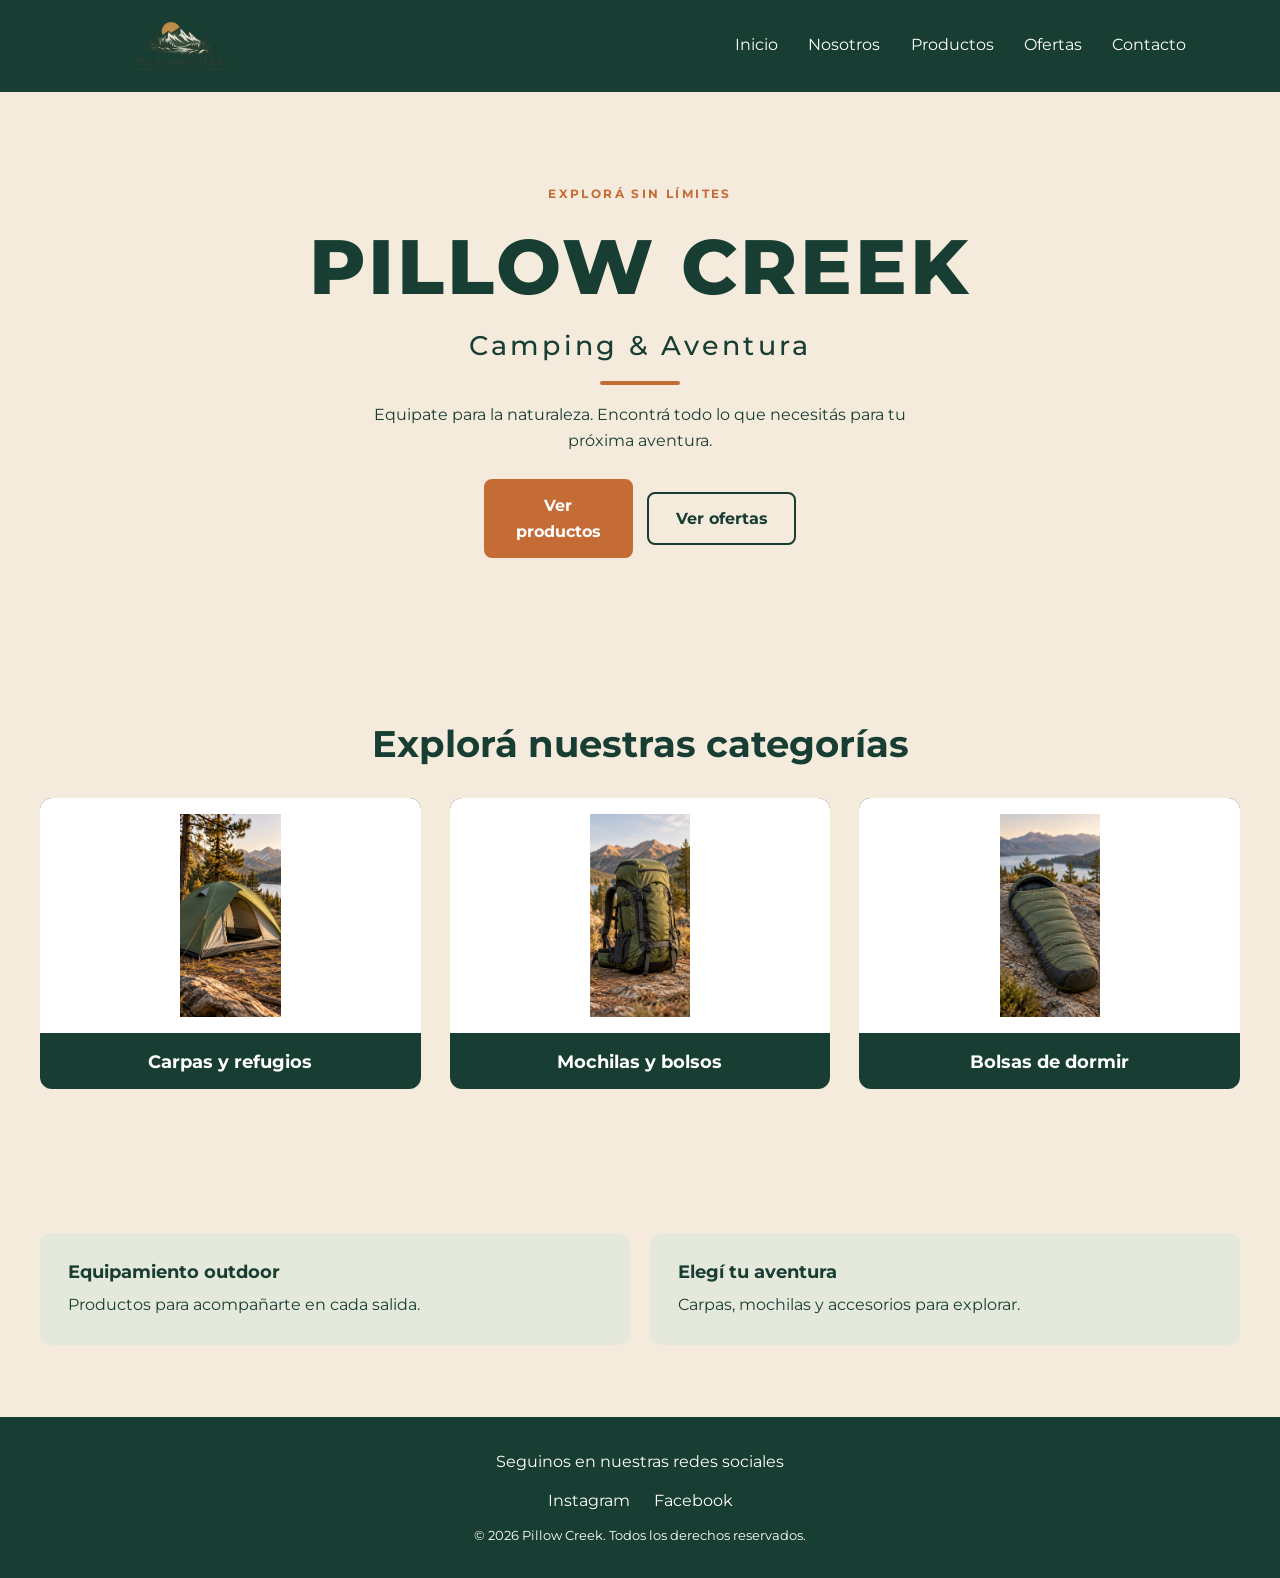
<file: index.html>
<!DOCTYPE html>
<html lang="es">
    <head>
        <meta charset="UTF-8">
        <meta name="viewport" content="width=device-width, initial-scale=1.0">
        <meta name="description" content="Pillow Creek: equipamiento de camping y aventura.">
        <title>Inicio - PILLOW CREEK</title>
        <link rel="icon" href="../assets/logopillowcreek.png" type="image/png">
        <link rel="stylesheet" href="../style/style.css">
    </head>
    <body>
        <div class="grid-container">
            <header class="site-header">
                <a class="logo" href="../index.html" aria-label="Pillow Creek, ir al inicio">
                    <img src="../assets/logopillowcreek.png" alt="Pillow Creek" width="160" height="80">
                </a>
                <nav class="nav" aria-label="Navegación principal">
                    <ul>
                        <li><a class="nav-link" href="../index.html">Inicio</a></li>
                        <li><a class="nav-link" href="./pages/nosotros.html">Nosotros</a></li>
                        <li><a class="nav-link" href="./pages/productos.html">Productos</a></li>
                        <li><a class="nav-link" href="./pages/ofertas.html">Ofertas</a></li>
                        <li><a class="nav-link" href="./pages/contacto.html">Contacto</a></li>
                    </ul>
                </nav>
            </header>
            <main id="contenido">
                <section class="hero" aria-labelledby="hero-titulo">
                    <div class="hero-content">
                        <p class="eyebrow">Explorá sin límites</p>
                        <h1 id="hero-titulo">PILLOW CREEK</h1>
                        <h2>Camping &amp; Aventura</h2>
                        <span class="decoracion" aria-hidden="true"></span>
                        <p>Equipate para la naturaleza. Encontrá todo lo que necesitás para tu próxima aventura.</p>
                        <div class="hero-buttons">
                            <a class="btn btn-primary" href="./pages/productos.html">Ver productos</a>
                            <a class="btn btn-secondary" href="./pages/ofertas.html">Ver ofertas</a>
                        </div>
                    </div>
                </section>
                <section class="categorias section-wrap" aria-labelledby="categorias-titulo">
                    <h2 id="categorias-titulo" class="section-title">Explorá nuestras categorías</h2>
                    <div class="categorias-grid">
                        <a class="categoria carpas" href="./pages/productos.html#carpas">
                            <img src="./assets/carpa-camping.png" alt="Carpa de camping" loading="lazy">
                            <h3>Carpas y refugios</h3>
                        </a>
                        <a class="categoria mochilas" href="./pages/productos.html#mochilas">
                            <img src="./assets/mochila-camping.png" alt="Mochila de camping" loading="lazy">
                            <h3>Mochilas y bolsos</h3>
                        </a>
                        <a class="categoria accesorios" href="./pages/productos.html#bolsas">
                            <img src="./assets/bolsa-dormir.png" alt="Bolsa de dormir" loading="lazy">
                            <h3>Bolsas de dormir</h3>
                        </a>
                    </div>
                </section>
                <section class="beneficios section-wrap" aria-label="Nuestros beneficios">
                    <div><h2>Equipamiento outdoor</h2><p>Productos para acompañarte en cada salida.</p></div>
                    <div><h2>Elegí tu aventura</h2><p>Carpas, mochilas y accesorios para explorar.</p></div>
                </section>
            </main>
            <footer class="site-footer">
                <p>Seguinos en nuestras redes sociales</p>
                <div class="footer-redes">
                    <a href="https://www.instagram.com/pillowcreek/" target="_blank" rel="noopener noreferrer">Instagram</a>
                    <a href="https://www.facebook.com/pillowcreek/" target="_blank" rel="noopener noreferrer">Facebook</a>
                </div>
                <p class="copyright">&copy; 2026 Pillow Creek. Todos los derechos reservados.</p>
            </footer>
        </div>
    </body>
</html>
</file>
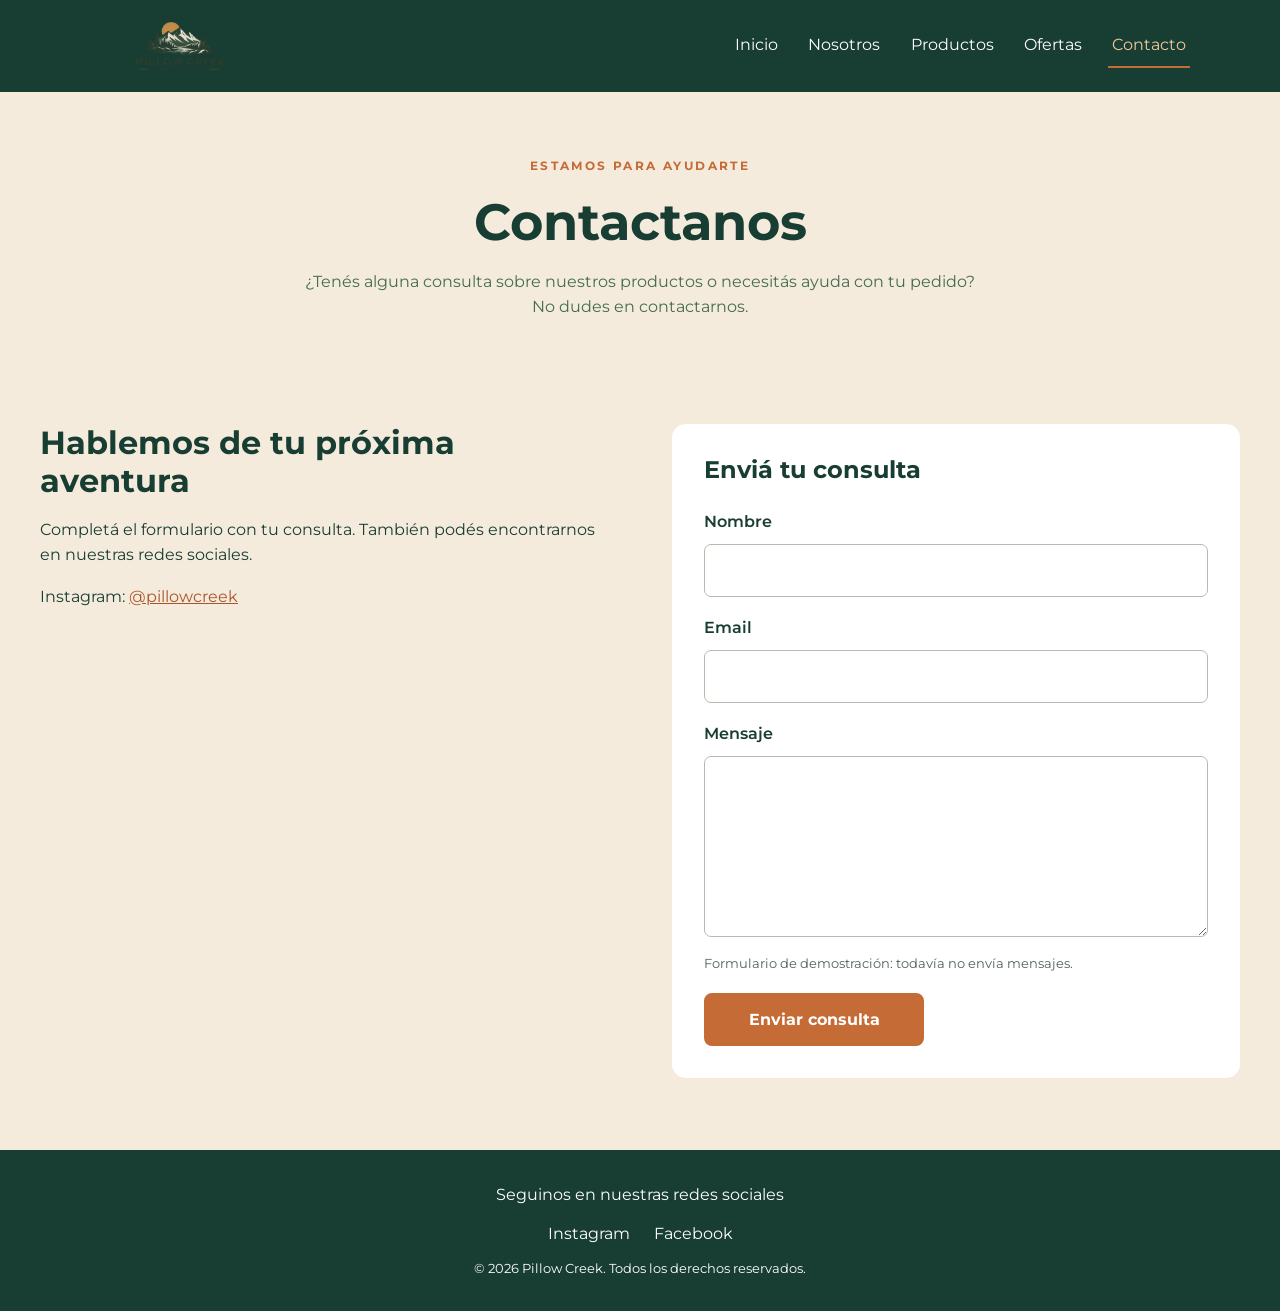
<file: pages/contacto.html>
<!DOCTYPE html>
<html lang="es">
    <head>
        <meta charset="UTF-8">
        <meta name="viewport" content="width=device-width, initial-scale=1.0">
        <meta name="description" content="Pillow Creek: equipamiento de camping y aventura.">
        <title>Contacto - PILLOW CREEK</title>
        <link rel="icon" href="../assets/logopillowcreek.png" type="image/png">
        <link rel="stylesheet" href="../style/style.css">
    </head>
    <body>
        <div class="grid-container">
            <header class="site-header">
                <a class="logo" href="../index.html" aria-label="Pillow Creek, ir al inicio">
                    <img src="../assets/logopillowcreek.png" alt="Pillow Creek" width="160" height="80">
                </a>
                <nav class="nav" aria-label="Navegación principal">
                    <ul>
                        <li><a class="nav-link" href="../index.html">Inicio</a></li>
                        <li><a class="nav-link" href="nosotros.html">Nosotros</a></li>
                        <li><a class="nav-link" href="productos.html">Productos</a></li>
                        <li><a class="nav-link" href="ofertas.html">Ofertas</a></li>
                        <li><a class="nav-link activo" href="contacto.html" aria-current="page">Contacto</a></li>
                    </ul>
                </nav>
            </header>
            <main id="contenido">
                <section class="page-intro">
                    <p class="eyebrow">Estamos para ayudarte</p>
                    <h1>Contactanos</h1>
                    <p>¿Tenés alguna consulta sobre nuestros productos o necesitás ayuda con tu pedido? No dudes en contactarnos.</p>
                </section>
                <section class="section-wrap contacto-layout" aria-labelledby="formulario-titulo">
                    <div class="contacto-info">
                        <h2>Hablemos de tu próxima aventura</h2>
                        <p>Completá el formulario con tu consulta. También podés encontrarnos en nuestras redes sociales.</p>
                        <p>Instagram: <a href="https://www.instagram.com/pillowcreek/" target="_blank" rel="noopener noreferrer">@pillowcreek</a></p>
                    </div>
                    <div class="formulario">
                        <h2 id="formulario-titulo">Enviá tu consulta</h2>
                        <form action="#" method="get">
                            <div class="campo"><label for="nombre">Nombre</label><input type="text" id="nombre" name="nombre" autocomplete="name" required></div>
                            <div class="campo"><label for="email">Email</label><input type="email" id="email" name="email" autocomplete="email" required></div>
                            <div class="campo"><label for="mensaje">Mensaje</label><textarea id="mensaje" name="mensaje" rows="6" required></textarea></div>
                            <p class="aviso-form">Formulario de demostración: todavía no envía mensajes.</p>
                            <button class="btn btn-primary" type="submit">Enviar consulta</button>
                        </form>
                    </div>
                </section>
            </main>
            <footer class="site-footer">
                <p>Seguinos en nuestras redes sociales</p>
                <div class="footer-redes">
                    <a href="https://www.instagram.com/pillowcreek/" target="_blank" rel="noopener noreferrer">Instagram</a>
                    <a href="https://www.facebook.com/pillowcreek/" target="_blank" rel="noopener noreferrer">Facebook</a>
                </div>
                <p class="copyright">&copy; 2026 Pillow Creek. Todos los derechos reservados.</p>
            </footer>
        </div>
    </body>
</html>
</file>
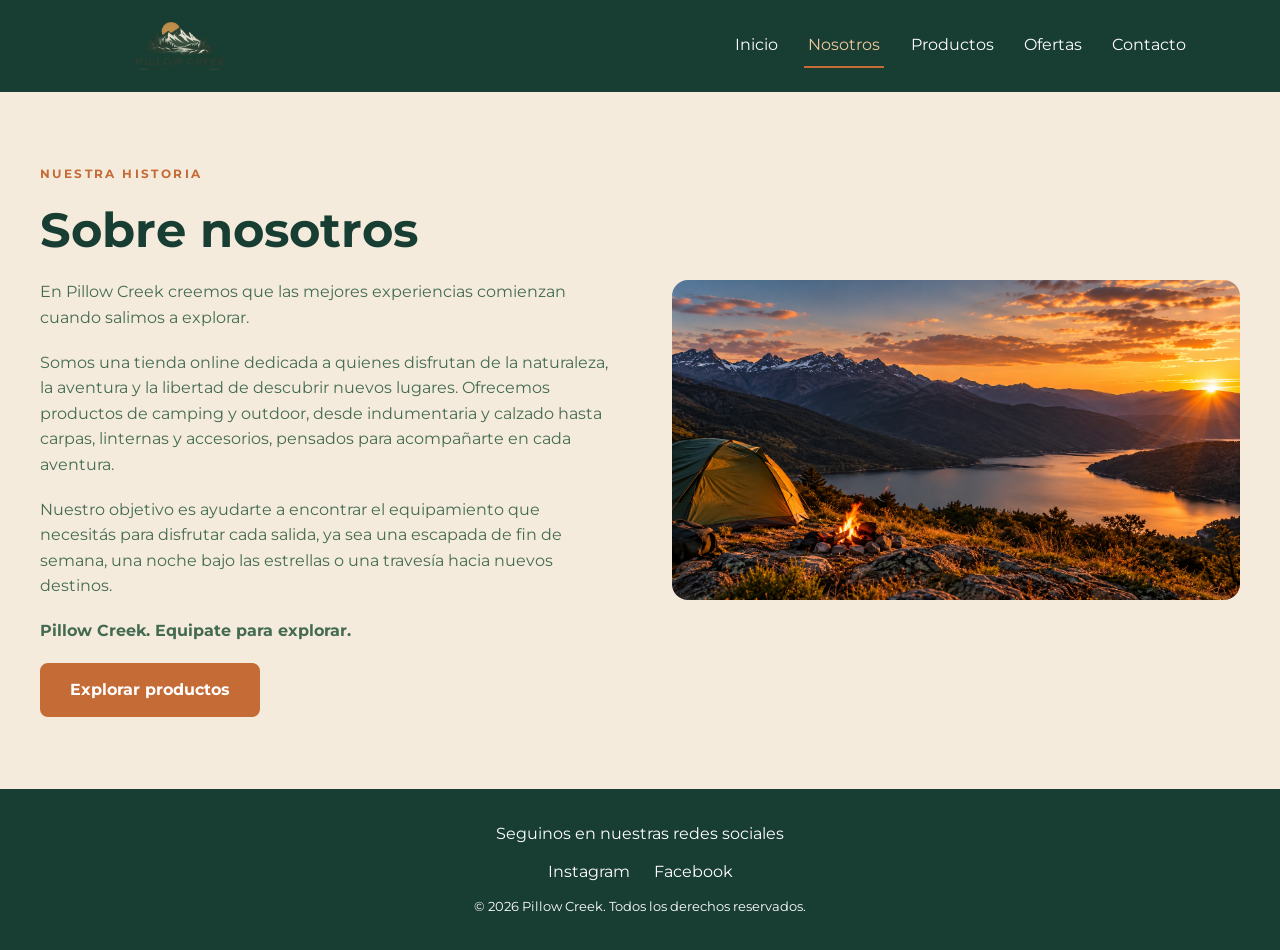
<file: pages/nosotros.html>
<!DOCTYPE html>
    <html lang="es">
    <head>
        <meta charset="UTF-8">
        <meta name="viewport" content="width=device-width, initial-scale=1.0">
        <meta name="description" content="Pillow Creek: equipamiento de camping y aventura.">
        <title>Nosotros - PILLOW CREEK</title>
        <link rel="icon" href="../assets/logopillowcreek.png" type="image/png">
        <link rel="stylesheet" href="../style/style.css">
    </head>
    <body>
        <div class="grid-container">
            <header class="site-header">
                <a class="logo" href="../index.html" aria-label="Pillow Creek, ir al inicio">
                    <img src="../assets/logopillowcreek.png" alt="Pillow Creek" width="160" height="80">
                </a>
                <nav class="nav" aria-label="Navegación principal">
                    <ul>
                        <li><a class="nav-link" href="../index.html">Inicio</a></li>
                        <li><a class="nav-link activo" href="nosotros.html" aria-current="page">Nosotros</a></li>
                        <li><a class="nav-link" href="productos.html">Productos</a></li>
                        <li><a class="nav-link" href="ofertas.html">Ofertas</a></li>
                        <li><a class="nav-link" href="contacto.html">Contacto</a></li>
                    </ul>
                </nav>
            </header>
            <main id="contenido">
                <section class="section-wrap nosotros-section" aria-labelledby="nosotros-titulo">
                    <div class="nosotros-texto">
                        <p class="eyebrow">Nuestra historia</p>
                        <h1 id="nosotros-titulo">Sobre nosotros</h1>
                        <p>En Pillow Creek creemos que las mejores experiencias comienzan cuando salimos a explorar.</p>
                        <p>Somos una tienda online dedicada a quienes disfrutan de la naturaleza, la aventura y la libertad de descubrir nuevos lugares. Ofrecemos productos de camping y outdoor, desde indumentaria y calzado hasta carpas, linternas y accesorios, pensados para acompañarte en cada aventura.</p>
                        <p>Nuestro objetivo es ayudarte a encontrar el equipamiento que necesitás para disfrutar cada salida, ya sea una escapada de fin de semana, una noche bajo las estrellas o una travesía hacia nuevos destinos.</p>
                        <p class="nosotros-lema">Pillow Creek. Equipate para explorar.</p>
                        <a class="btn btn-primary" href="productos.html">Explorar productos</a>
                    </div>
                    <div class="nosotros-imagen">
                        <img src="../assets/fondoinicio.png" alt="Paisaje de atardecer en la naturaleza" loading="lazy">
                    </div>
                </section>
            </main>
            <footer class="site-footer">
                <p>Seguinos en nuestras redes sociales</p>
                <div class="footer-redes">
                    <a href="https://www.instagram.com/pillowcreek/" target="_blank" rel="noopener noreferrer">Instagram</a>
                    <a href="https://www.facebook.com/pillowcreek/" target="_blank" rel="noopener noreferrer">Facebook</a>
                </div>
                <p class="copyright">&copy; 2026 Pillow Creek. Todos los derechos reservados.</p>
            </footer>
        </div>
    </body>
</html>
</file>
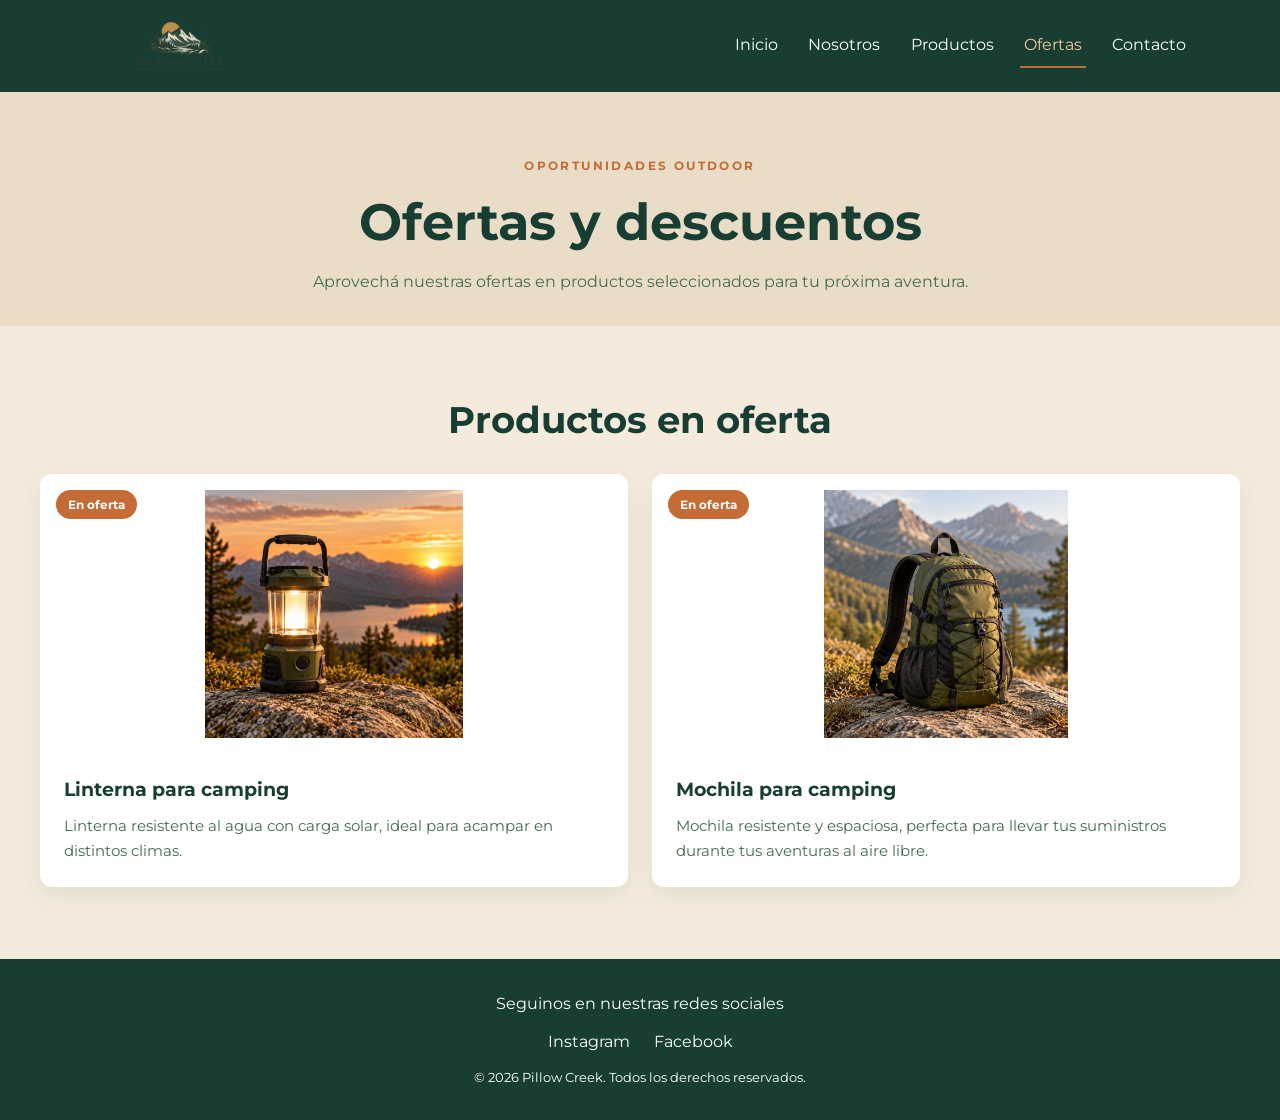
<file: pages/ofertas.html>
<!DOCTYPE html>
<html lang="es">
    <head>
        <meta charset="UTF-8">
        <meta name="viewport" content="width=device-width, initial-scale=1.0">
        <meta name="description" content="Pillow Creek: equipamiento de camping y aventura.">
        <title>Ofertas - PILLOW CREEK</title>
        <link rel="icon" href="../assets/logopillowcreek.png" type="image/png">
        <link rel="stylesheet" href="../style/style.css">
    </head>
    <body>
        <div class="grid-container">
            <header class="site-header">
                <a class="logo" href="../index.html" aria-label="Pillow Creek, ir al inicio">
                    <img src="../assets/logopillowcreek.png" alt="Pillow Creek" width="160" height="80">
                </a>
                <nav class="nav" aria-label="Navegación principal">
                    <ul>
                        <li><a class="nav-link" href="../index.html">Inicio</a></li>
                        <li><a class="nav-link" href="nosotros.html">Nosotros</a></li>
                        <li><a class="nav-link" href="productos.html">Productos</a></li>
                        <li><a class="nav-link activo" href="ofertas.html" aria-current="page">Ofertas</a></li>
                        <li><a class="nav-link" href="contacto.html">Contacto</a></li>
                    </ul>
                </nav>
            </header>
            <main id="contenido">
                <section class="page-intro intro-ofertas">
                    <p class="eyebrow">Oportunidades outdoor</p>
                    <h1>Ofertas y descuentos</h1>
                    <p>Aprovechá nuestras ofertas en productos seleccionados para tu próxima aventura.</p>
                </section>
                <section class="section-wrap" aria-labelledby="ofertas-titulo">
                    <h2 class="section-title" id="ofertas-titulo">Productos en oferta</h2>
                    <div class="ofertas-grid">
                        <article class="producto oferta-card">
                            <span class="etiqueta-oferta">En oferta</span>
                            <img src="../assets/linterna-camping.png" alt="Linterna de camping con carga solar" loading="lazy">
                            <div class="producto-info"><h3>Linterna para camping</h3><p>Linterna resistente al agua con carga solar, ideal para acampar en distintos climas.</p></div>
                        </article>
                        <article class="producto oferta-card">
                            <span class="etiqueta-oferta">En oferta</span>
                            <img src="../assets/mochila-sale.png" alt="Mochila para camping" loading="lazy">
                            <div class="producto-info"><h3>Mochila para camping</h3><p>Mochila resistente y espaciosa, perfecta para llevar tus suministros durante tus aventuras al aire libre.</p></div>
                        </article>
                    </div>
                </section>
            </main>
            <footer class="site-footer">
                <p>Seguinos en nuestras redes sociales</p>
                <div class="footer-redes">
                    <a href="https://www.instagram.com/pillowcreek/" target="_blank" rel="noopener noreferrer">Instagram</a>
                    <a href="https://www.facebook.com/pillowcreek/" target="_blank" rel="noopener noreferrer">Facebook</a>
                </div>
                <p class="copyright">&copy; 2026 Pillow Creek. Todos los derechos reservados.</p>
            </footer>
        </div>
    </body>
</html>
</file>
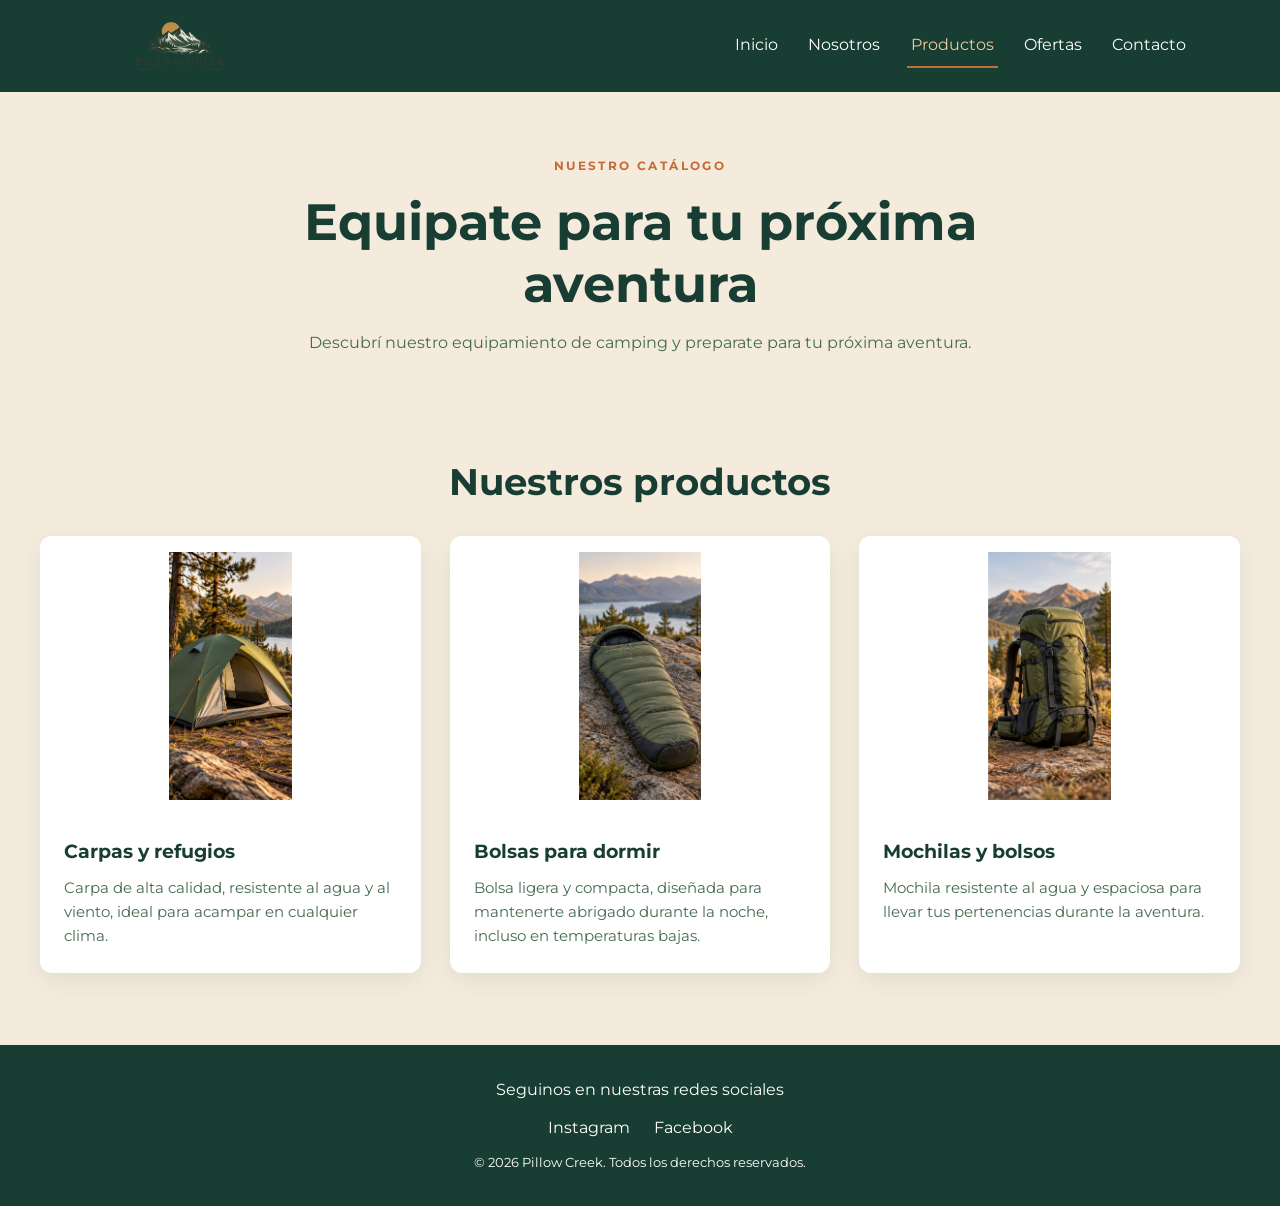
<file: pages/productos.html>
<!DOCTYPE html>
    <html lang="es">
    <head>
        <meta charset="UTF-8">
        <meta name="viewport" content="width=device-width, initial-scale=1.0">
        <meta name="description" content="Pillow Creek: equipamiento de camping y aventura.">
        <title>Productos - PILLOW CREEK</title>
        <link rel="icon" href="../assets/logopillowcreek.png" type="image/png">
        <link rel="stylesheet" href="../style/style.css">
    </head>
    <body>
        <div class="grid-container">
            <header class="site-header">
                <a class="logo" href="../index.html" aria-label="Pillow Creek, ir al inicio">
                    <img src="../assets/logopillowcreek.png" alt="Pillow Creek" width="160" height="80">
                </a>
                <nav class="nav" aria-label="Navegación principal">
                    <ul>
                        <li><a class="nav-link" href="../index.html">Inicio</a></li>
                        <li><a class="nav-link" href="nosotros.html">Nosotros</a></li>
                        <li><a class="nav-link activo" href="productos.html" aria-current="page">Productos</a></li>
                        <li><a class="nav-link" href="ofertas.html">Ofertas</a></li>
                        <li><a class="nav-link" href="contacto.html">Contacto</a></li>
                    </ul>
                </nav>
            </header>
            <main id="contenido">
                <section class="page-intro" id="catalogo">
                    <p class="eyebrow">Nuestro catálogo</p>
                    <h1>Equipate para tu próxima aventura</h1>
                    <p>Descubrí nuestro equipamiento de camping y preparate para tu próxima aventura.</p>
                </section>
                <section class="section-wrap" aria-labelledby="productos-titulo">
                    <h2 class="section-title" id="productos-titulo">Nuestros productos</h2>
                    <div class="productos-grid">
                        <article class="producto" id="carpas">
                            <img src="../assets/carpa-camping.png" alt="Carpa impermeable para camping" loading="lazy">
                            <div class="producto-info"><h3>Carpas y refugios</h3><p>Carpa de alta calidad, resistente al agua y al viento, ideal para acampar en cualquier clima.</p></div>
                        </article>
                        <article class="producto" id="bolsas">
                            <img src="../assets/bolsa-dormir.png" alt="Bolsa de dormir para camping" loading="lazy">
                            <div class="producto-info"><h3>Bolsas para dormir</h3><p>Bolsa ligera y compacta, diseñada para mantenerte abrigado durante la noche, incluso en temperaturas bajas.</p></div>
                        </article>
                        <article class="producto" id="mochilas">
                            <img src="../assets/mochila-camping.png" alt="Mochila resistente al agua para camping" loading="lazy">
                            <div class="producto-info"><h3>Mochilas y bolsos</h3><p>Mochila resistente al agua y espaciosa para llevar tus pertenencias durante la aventura.</p></div>
                        </article>
                    </div>
                </section>
            </main>
            <footer class="site-footer">
                <p>Seguinos en nuestras redes sociales</p>
                <div class="footer-redes">
                    <a href="https://www.instagram.com/pillowcreek/" target="_blank" rel="noopener noreferrer">Instagram</a>
                    <a href="https://www.facebook.com/pillowcreek/" target="_blank" rel="noopener noreferrer">Facebook</a>
                </div>
                <p class="copyright">&copy; 2026 Pillow Creek. Todos los derechos reservados.</p>
            </footer>
        </div>
    </body>
</html>
</file>
<file: style/style.css>
/* PILLOW CREEK*/
@import url('https://fonts.googleapis.com/css2?family=Montserrat:wght@400;500;600;700;800&display=swap');

:root {
    --color-fondo: #F4EBDD;
    --color-header: #183D32;
    --color-secundario: #446B50;
    --color-texto: #183D32;
    --color-acento: #C46B36;
    --color-arena: #D6B98C;
    --color-blanco: #FFFFFF;
}

/* 1. RESET */
*, *::before, *::after { box-sizing: border-box; }
* { margin: 0; padding: 0; }
html { scroll-behavior: smooth; }
body { font-family: 'Montserrat', sans-serif; background: var(--color-fondo); color: var(--color-texto); line-height: 1.6; }
img { display: block; max-width: 100%; }
a { color: inherit; text-decoration: none; }
button, input, textarea { font: inherit; }
:focus-visible { outline: 3px solid var(--color-acento); outline-offset: 3px; }

/* 2. GRID PRINCIPAL */
.grid-container {
    display: grid;
    grid-template-columns: minmax(0, 1fr);
    grid-template-areas: 'header' 'main' 'footer';
    min-height: 100vh;
    gap: 0;
}
.site-header { grid-area: header; }
main { grid-area: main; min-width: 0; }
.site-footer { grid-area: footer; }

/* 3. HEADER Y NAV */
.site-header { display: flex; flex-direction: column; align-items: center; gap: 1rem; background: var(--color-header); padding: 1rem 5%; }
.logo img { width: 145px; height: auto; object-fit: contain; }
.nav { width: 100%; }
.nav ul { display: flex; flex-wrap: wrap; justify-content: center; gap: .35rem .85rem; list-style: none; }
.nav-link { display: inline-block; color: var(--color-blanco); font-size: .85rem; padding: .5rem .25rem; border-bottom: 2px solid transparent; }
.nav-link:hover, .nav-link.activo { color: #F1C99F; border-color: var(--color-acento); }

/* 4. TIPOGRAFÍA Y CONTENEDORES */
h1, h2, h3 { line-height: 1.2; }
.section-wrap { width: min(100% - 2rem, 1200px); margin-inline: auto; padding-block: 3.5rem; }
.section-title { font-size: clamp(1.5rem, 4vw, 2.3rem); text-align: center; margin-bottom: 2rem; }
.eyebrow { text-transform: uppercase; letter-spacing: .2em; font-size: .75rem; font-weight: 700; color: var(--color-acento); }
.page-intro { display: flex; flex-direction: column; align-items: center; gap: 1rem; text-align: center; padding: 4rem 1rem 2rem; }
.page-intro h1 { font-size: clamp(1.9rem, 5vw, 3.2rem); max-width: 800px; }
.page-intro > p:last-child { max-width: 680px; color: var(--color-secundario); }

/* 5. INICIO */
.hero { display: flex; justify-content: center; align-items: center; min-height: 55vh; padding: 4.5rem 1rem; background: var(--color-fondo); text-align: center; }
.hero-content { display: flex; flex-direction: column; align-items: center; gap: 1.1rem; max-width: 760px; }
.hero h1 { font-size: clamp(2.2rem, 7vw, 4.8rem); font-weight: 800; letter-spacing: .04em; }
.hero h2 { font-size: clamp(1.05rem, 3vw, 1.7rem); font-weight: 500; letter-spacing: .12em; }
.hero-content > p:not(.eyebrow) { max-width: 570px; }
.decoracion { width: 80px; height: 4px; border-radius: 4px; background: var(--color-acento); }
.hero-buttons { display: flex; flex-direction: column; align-items: center; gap: .9rem; width: 100%; margin-top: .5rem; }
.btn { display: inline-flex; align-items: center; justify-content: center; min-height: 46px; width: min(100%, 220px); padding: .75rem 1.25rem; border: 2px solid var(--color-acento); border-radius: 8px; cursor: pointer; font-weight: 700; text-align: center; transition: background .2s, transform .2s; }
.btn:hover { transform: translateY(-2px); }
.btn-primary { background: var(--color-acento); color: var(--color-blanco); }
.btn-primary:hover { background: #A95529; }
.btn-secondary { border-color: var(--color-header); color: var(--color-header); }
.btn-secondary:hover { background: var(--color-header); color: white; }

/* 6. INICIO: GRID DE CATEGORÍAS CON ÁREAS */
.categorias-grid { display: grid; grid-template-columns: minmax(0, 1fr); grid-template-areas: 'carpas' 'mochilas' 'accesorios'; gap: 1.25rem; }
.carpas { grid-area: carpas; }
.mochilas { grid-area: mochilas; }
.accesorios { grid-area: accesorios; }
.categoria { display: flex; flex-direction: column; overflow: hidden; background: var(--color-header); color: white; border-radius: 12px; transition: transform .2s; }
.categoria:hover, .producto:hover { transform: translateY(-4px); }
.categoria img { width: 100%; height: 235px; padding: 1rem; object-fit: contain; background: white; }
.categoria h3 { padding: 1.1rem; text-align: center; font-size: 1.1rem; }
.beneficios { display: grid; grid-template-columns: minmax(0, 1fr); gap: 1.25rem; }
.beneficios > div { background: #E4E9DB; padding: 1.75rem; border-radius: 12px; }
.beneficios h2 { font-size: 1.15rem; margin-bottom: .5rem; }

/* 7. PRODUCTOS */
.productos-grid { display: grid; grid-template-columns: minmax(0, 1fr); grid-template-areas: 'carpa' 'bolsa' 'mochila'; gap: 1.5rem; }
.productos-grid > :nth-child(1) { grid-area: carpa; }
.productos-grid > :nth-child(2) { grid-area: bolsa; }
.productos-grid > :nth-child(3) { grid-area: mochila; }
.producto { position: relative; display: flex; flex-direction: column; overflow: hidden; background: white; border-radius: 12px; box-shadow: 0 8px 24px #183d3214; transition: transform .2s; scroll-margin-top: 1rem; }
.producto img { width: 100%; height: 240px; object-fit: contain; padding: 1rem; background: white; }
.producto-info { display: flex; flex-direction: column; gap: .8rem; padding: 1.5rem; flex: 1; }
.producto-info h3 { font-size: 1.2rem; }
.producto-info p { color: var(--color-secundario); font-size: .95rem; }

/* 8. OFERTAS */
.intro-ofertas { background: #E9DDC8; }
.ofertas-grid { display: grid; grid-template-columns: minmax(0, 1fr); gap: 1.5rem; }
.etiqueta-oferta { position: absolute; top: 1rem; left: 1rem; padding: .3rem .75rem; background: var(--color-acento); color: white; border-radius: 50px; font-size: .75rem; font-weight: 700; }

/* 9. NOSOTROS */
.nosotros-section { display: grid; grid-template-columns: minmax(0, 1fr); grid-template-areas: 'texto' 'imagen'; gap: 2rem; align-items: center; }
.nosotros-texto { grid-area: texto; display: flex; flex-direction: column; align-items: flex-start; gap: 1.2rem; }
.nosotros-texto h1 { font-size: clamp(2rem, 5vw, 3rem); }
.nosotros-texto p:not(.eyebrow) { color: var(--color-secundario); }
.nosotros-texto .nosotros-lema { font-weight: 700; }
.nosotros-imagen { grid-area: imagen; }
.nosotros-imagen img { width: 100%; max-height: 480px; object-fit: cover; border-radius: 16px; }

/* 10. CONTACTO */
.contacto-layout { display: grid; grid-template-columns: minmax(0, 1fr); grid-template-areas: 'info' 'formulario'; gap: 2rem; align-items: start; }
.contacto-info { grid-area: info; display: flex; flex-direction: column; gap: 1rem; }
.contacto-info h2 { font-size: clamp(1.5rem, 3vw, 2rem); }
.contacto-info a { color: #A95529; text-decoration: underline; }
.formulario { grid-area: formulario; background: white; padding: clamp(1.2rem, 4vw, 2rem); border-radius: 14px; }
.formulario h2 { margin-bottom: 1.5rem; }
.formulario form, .campo { display: flex; flex-direction: column; gap: .6rem; }
.formulario form { gap: 1.1rem; }
.campo label { font-weight: 600; }
.campo input, .campo textarea { width: 100%; min-width: 0; padding: .8rem; border: 1px solid #B4BCAF; border-radius: 7px; background: white; color: var(--color-texto); }
.campo textarea { resize: vertical; }
.aviso-form { font-size: .8rem; color: #526257; }

/* 11. FOOTER */
.site-footer { display: flex; flex-direction: column; align-items: center; justify-content: center; gap: .8rem; padding: 2rem 1rem; background: var(--color-header); color: white; text-align: center; }
.footer-redes { display: flex; justify-content: center; flex-wrap: wrap; gap: 1.5rem; }
.footer-redes a:hover { color: #F1C99F; text-decoration: underline; }
.copyright { font-size: .8rem; }

/* 12. TABLET */
@media (min-width: 768px) {
    .site-header { flex-direction: row; justify-content: space-between; }
    .nav { width: auto; }
    .nav ul { gap: .75rem; }
    .hero-buttons { flex-direction: row; justify-content: center; width: auto; }
    .categorias-grid { grid-template-columns: repeat(2, minmax(0, 1fr)); grid-template-areas: 'carpas mochilas' 'accesorios accesorios'; }
    .beneficios { grid-template-columns: repeat(2, minmax(0, 1fr)); }
    .productos-grid { grid-template-columns: repeat(2, minmax(0, 1fr)); grid-template-areas: 'carpa bolsa' 'mochila mochila'; }
    .ofertas-grid { grid-template-columns: repeat(2, minmax(0, 1fr)); }
    .nosotros-section { grid-template-columns: minmax(0, 1fr) minmax(0, 1fr); grid-template-areas: 'texto imagen'; }
    .contacto-layout { grid-template-columns: minmax(0, 1fr) minmax(0, 1fr); grid-template-areas: 'info formulario'; }
}

/* 13. DESKTOP */
@media (min-width: 1024px) {
    .site-header { padding: 1rem 7%; }
    .logo img { width: 180px; }
    .nav ul { gap: 1.4rem; }
    .nav-link { font-size: 1rem; }
    .hero { min-height: 62vh; }
    .section-wrap { padding-block: 4.5rem; }
    .categorias-grid { grid-template-columns: repeat(3, minmax(0, 1fr)); grid-template-areas: 'carpas mochilas accesorios'; gap: 1.8rem; }
    .productos-grid { grid-template-columns: repeat(3, minmax(0, 1fr)); grid-template-areas: 'carpa bolsa mochila'; gap: 1.8rem; }
    .producto img { height: 280px; }
    .nosotros-section { gap: 4rem; }
    .contacto-layout { gap: 4rem; }
}

/* 14. ACCESIBILIDAD */
@media (prefers-reduced-motion: reduce) {
    *, *::before, *::after { scroll-behavior: auto !important; transition-duration: .01ms !important; }
}
</file>
